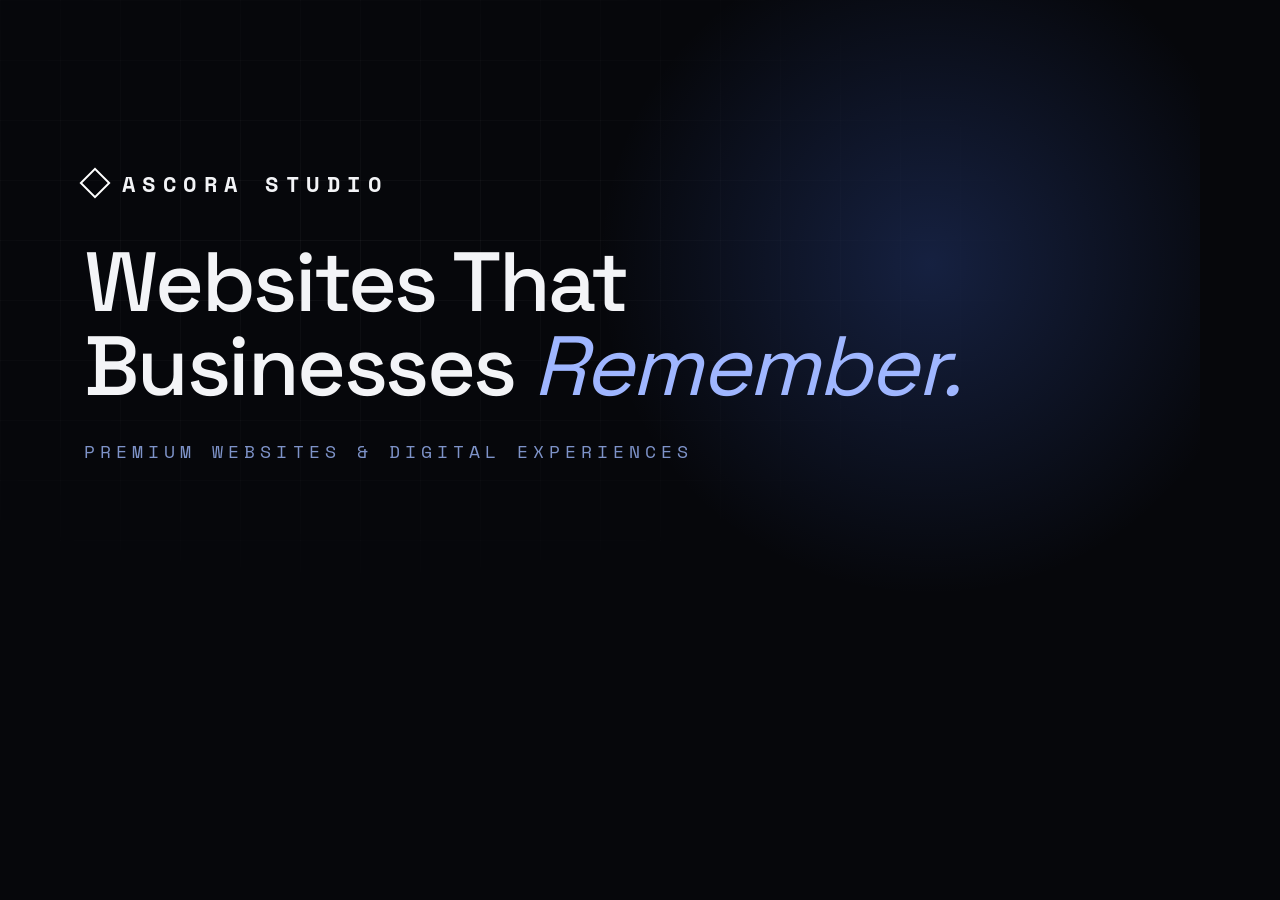
<file: og.html>
<!DOCTYPE html>
<html lang="en">
<head>
<meta charset="utf-8">
<meta name="viewport" content="width=1200, initial-scale=1">
<meta name="robots" content="noindex">
<link href="https://fonts.googleapis.com/css2?family=Space+Grotesk:wght@400;500;700&family=Space+Mono:wght@700&display=swap" rel="stylesheet">
<style>
*{margin:0;padding:0;box-sizing:border-box}
html,body{width:1200px;height:630px;overflow:hidden}
body{background:#06070b;color:#f3f4f7;font-family:'Space Grotesk',sans-serif;position:relative;display:flex;flex-direction:column;justify-content:center;padding:0 84px}
.grid{position:absolute;inset:0;background-image:linear-gradient(rgba(255,255,255,0.04) 1px,transparent 1px),linear-gradient(90deg,rgba(255,255,255,0.04) 1px,transparent 1px);background-size:60px 60px;-webkit-mask-image:radial-gradient(ellipse 80% 75% at 30% 40%,#000,transparent 80%)}
.glow{position:absolute;top:-20%;right:-10%;width:780px;height:780px;background:radial-gradient(circle,rgba(77,124,255,0.22),transparent 60%)}
.inner{position:relative;z-index:2}
.brand{display:flex;align-items:center;gap:16px;margin-bottom:40px}
.brand .dia{width:22px;height:22px;border:2.4px solid #fff;transform:rotate(45deg)}
.brand span{font-family:'Space Mono',monospace;font-weight:700;letter-spacing:0.34em;font-size:22px}
h1{font-weight:500;font-size:84px;line-height:1.0;letter-spacing:-0.03em;max-width:18ch}
h1 em{font-style:italic;font-weight:400;color:#9fb6ff}
p{margin-top:30px;font-family:'Space Mono',monospace;font-size:18px;letter-spacing:0.28em;color:#7e93c9;text-transform:uppercase}
</style>
</head>
<body>
<div class="grid"></div><div class="glow"></div>
<div class="inner">
  <div class="brand"><span class="dia"></span><span>ASCORA STUDIO</span></div>
  <h1>Websites That Businesses <em>Remember.</em></h1>
  <p>Premium Websites &amp; Digital Experiences</p>
</div>
</body>
</html>
</file>
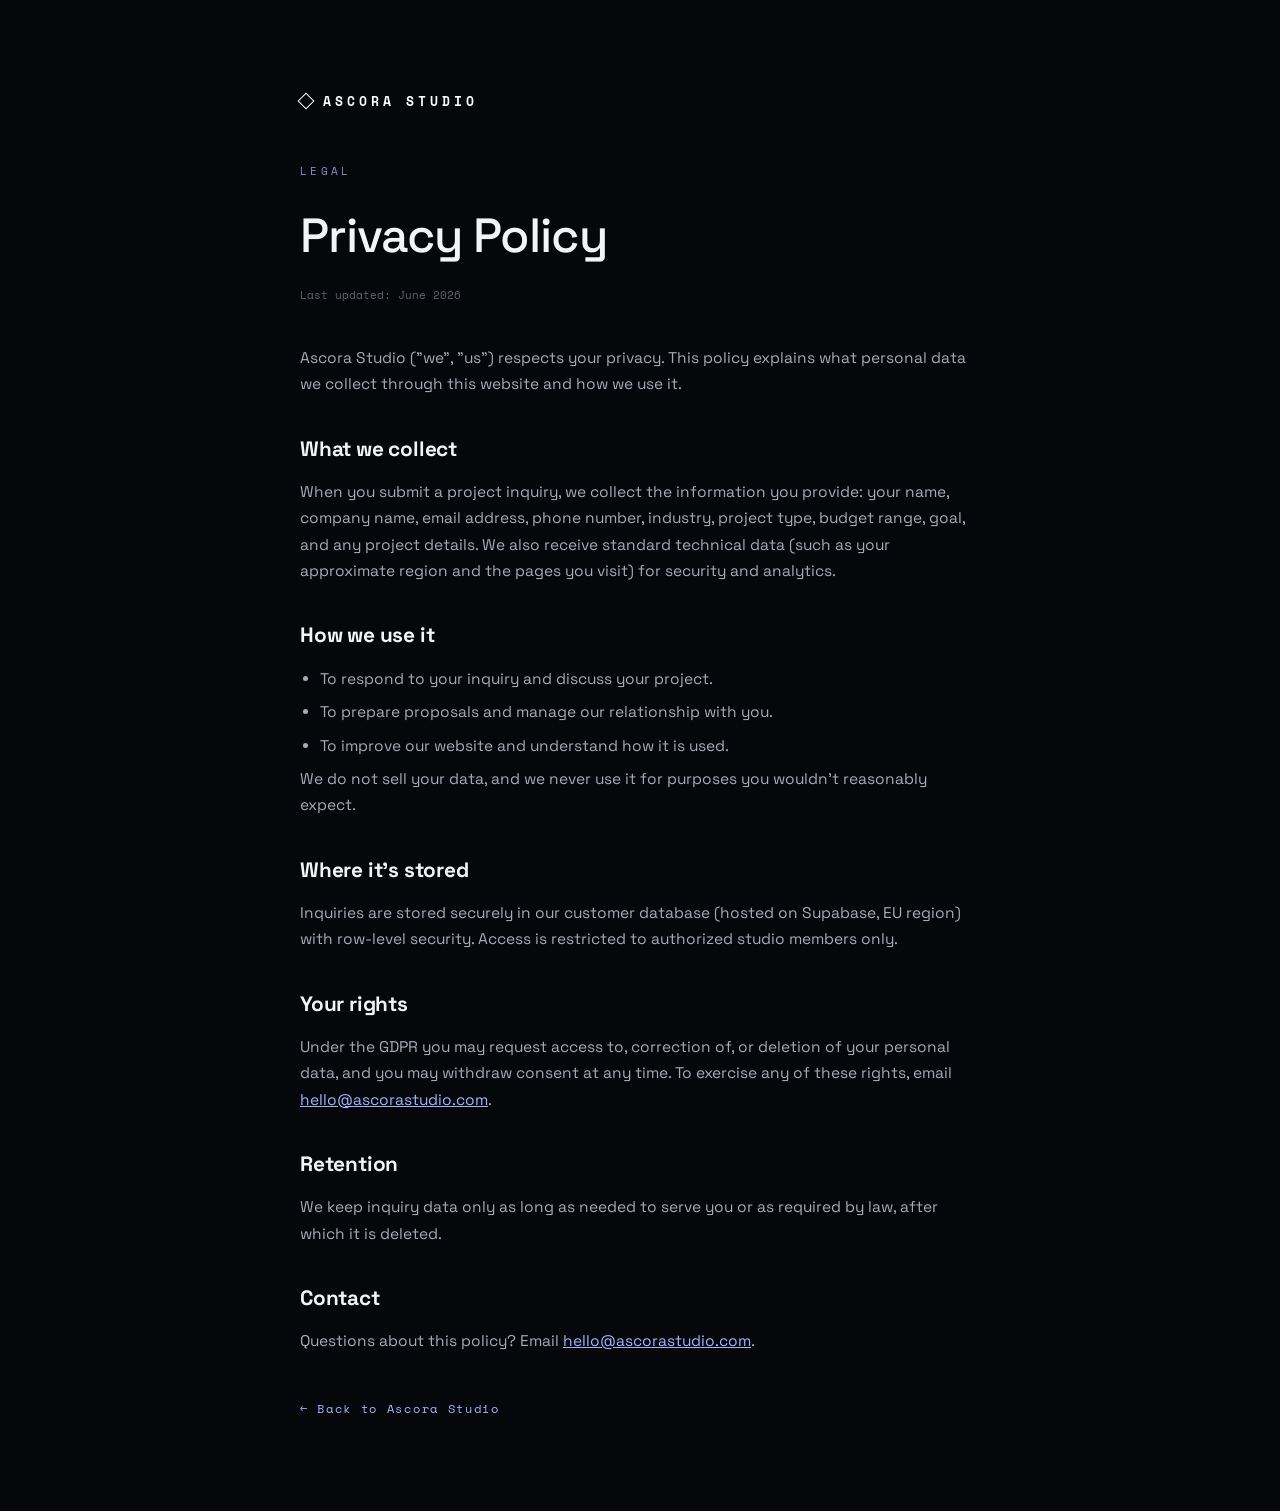
<file: privacy.html>
<!DOCTYPE html>
<html lang="en">
<head>
<meta charset="utf-8">
<meta name="viewport" content="width=device-width, initial-scale=1">
<title>Privacy Policy — Ascora Studio</title>
<link rel="icon" href="/favicon.svg" type="image/svg+xml">
<link rel="preconnect" href="https://fonts.googleapis.com">
<link rel="preconnect" href="https://fonts.gstatic.com" crossorigin>
<link href="https://fonts.googleapis.com/css2?family=Space+Grotesk:wght@400;500;600&family=Space+Mono:wght@400;700&display=swap" rel="stylesheet">
<style>
*{margin:0;padding:0;box-sizing:border-box}
body{background:#06070b;color:#cfd2da;font-family:'Space Grotesk',-apple-system,Helvetica,Arial,sans-serif;-webkit-font-smoothing:antialiased;line-height:1.7}
.wrap{max-width:760px;margin:0 auto;padding:clamp(56px,10vh,110px) clamp(22px,5vw,40px) 90px}
a{color:#9fb6ff}
.brand{display:flex;align-items:center;gap:11px;text-decoration:none;color:#fff;margin-bottom:50px}
.brand .dia{width:12px;height:12px;border:1.5px solid #fff;transform:rotate(45deg)}
.brand span{font-family:'Space Mono',monospace;font-weight:700;letter-spacing:0.3em;font-size:13px}
.eyebrow{font-family:'Space Mono',monospace;font-size:11px;letter-spacing:0.3em;color:#7e93c9;text-transform:uppercase;margin-bottom:14px}
h1{font-weight:500;font-size:clamp(2rem,5vw,3rem);letter-spacing:-0.02em;color:#f3f4f7;margin-bottom:10px}
.upd{font-family:'Space Mono',monospace;font-size:11px;color:#5d6470;margin-bottom:40px}
h2{font-size:1.3rem;color:#f3f4f7;margin:34px 0 12px;letter-spacing:-0.01em}
p,li{font-size:15.5px;color:#a7abb5}
ul{margin:10px 0 0 20px}li{margin-bottom:7px}
.back{display:inline-block;margin-top:44px;font-family:'Space Mono',monospace;font-size:12px;letter-spacing:0.14em;color:#9fb6ff;text-decoration:none}
</style>
</head>
<body>
<div class="wrap">
  <a class="brand" href="/"><span class="dia"></span><span>ASCORA STUDIO</span></a>
  <div class="eyebrow">Legal</div>
  <h1>Privacy Policy</h1>
  <div class="upd">Last updated: June 2026</div>

  <p>Ascora Studio ("we", "us") respects your privacy. This policy explains what personal data we collect through this website and how we use it.</p>

  <h2>What we collect</h2>
  <p>When you submit a project inquiry, we collect the information you provide: your name, company name, email address, phone number, industry, project type, budget range, goal, and any project details. We also receive standard technical data (such as your approximate region and the pages you visit) for security and analytics.</p>

  <h2>How we use it</h2>
  <ul>
    <li>To respond to your inquiry and discuss your project.</li>
    <li>To prepare proposals and manage our relationship with you.</li>
    <li>To improve our website and understand how it is used.</li>
  </ul>
  <p>We do not sell your data, and we never use it for purposes you wouldn't reasonably expect.</p>

  <h2>Where it's stored</h2>
  <p>Inquiries are stored securely in our customer database (hosted on Supabase, EU region) with row-level security. Access is restricted to authorized studio members only.</p>

  <h2>Your rights</h2>
  <p>Under the GDPR you may request access to, correction of, or deletion of your personal data, and you may withdraw consent at any time. To exercise any of these rights, email <a href="mailto:hello@ascorastudio.com">hello@ascorastudio.com</a>.</p>

  <h2>Retention</h2>
  <p>We keep inquiry data only as long as needed to serve you or as required by law, after which it is deleted.</p>

  <h2>Contact</h2>
  <p>Questions about this policy? Email <a href="mailto:hello@ascorastudio.com">hello@ascorastudio.com</a>.</p>

  <a class="back" href="/">← Back to Ascora Studio</a>
</div>
</body>
</html>
</file>
